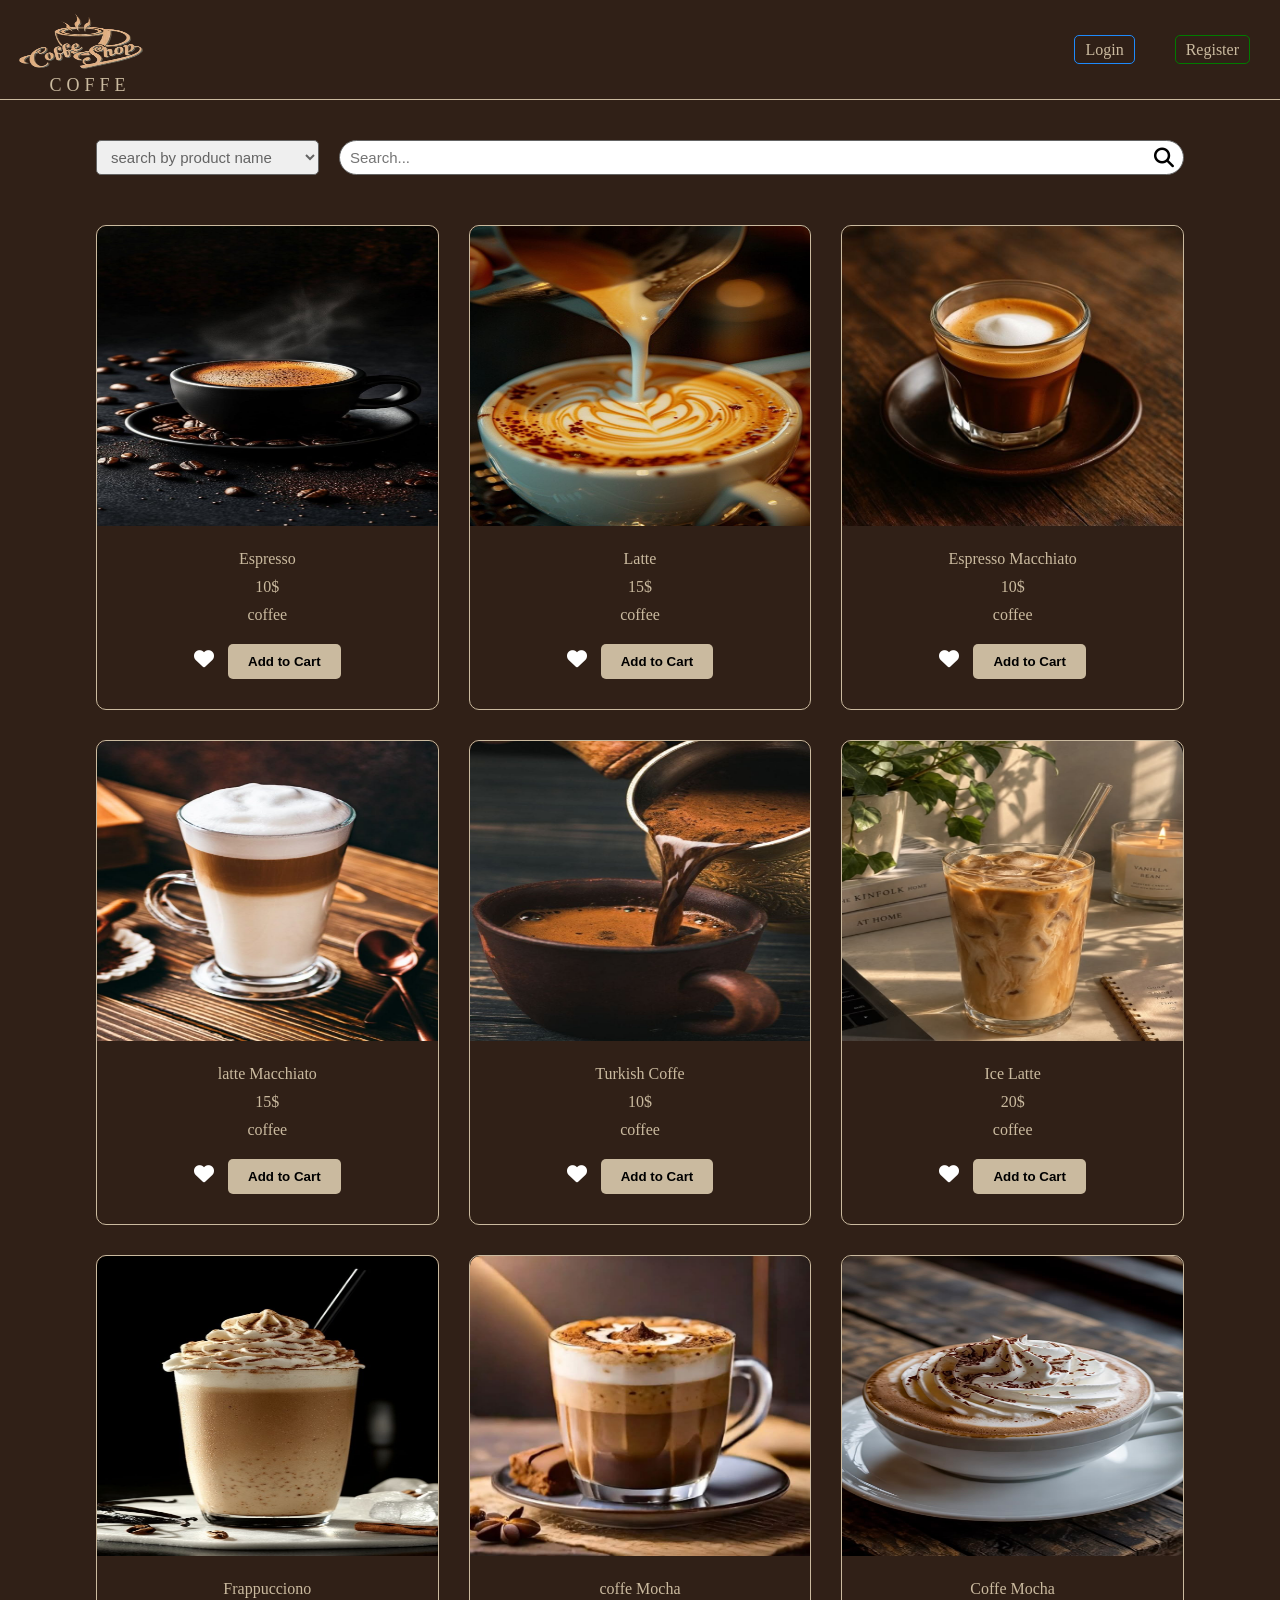
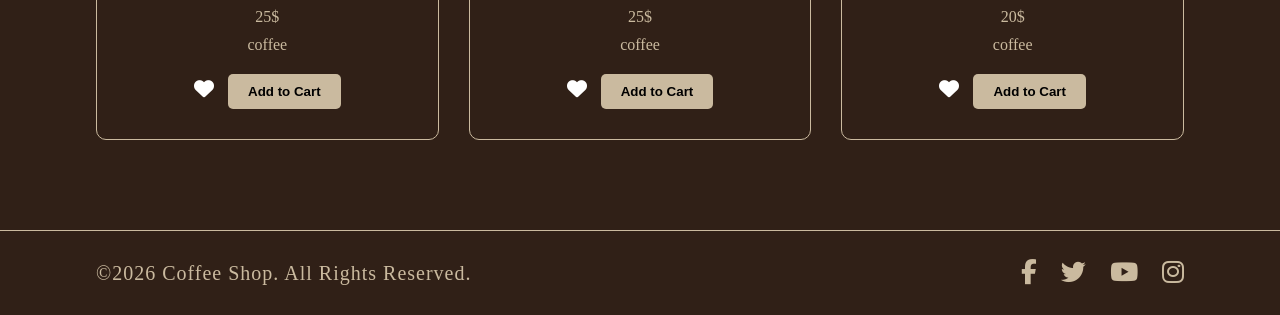
<file: index.html>
<!DOCTYPE html>
<html lang="en">

<head>
    <link rel="stylesheet" href="css/style.css">
    <link rel="stylesheet" href="css/all.css">
    
    <link rel="icon" href="data:image/svg+xml,<svg xmlns=%22http://www.w3.org/2000/svg%22 viewBox=%220 0 100 100%22><text y=%22.9em%22 font-size=%2290%22>☕</text></svg>">
    <meta charset="UTF-8">
    <meta name="viewport" content="width=device-width, initial-scale=1.0">
    <title>Coffe Shop </title>
</head>

<body>
    <header>
        <div class="container">
            <ul class="coffee">
                <img src="images/logo.png" style="width: 1px; height: 1px;" alt="">
                <span>COFFE</span>
            </ul>
            <nav>
                <ul class="acount">
                    <li><a class="login"  href="login.html">Login</a></li>
                    <li><a class="register" href="register.html">Register</a></li>
                </ul>
                <ul id="user-info">
                    <li>Hello,<a href="" id="user"></a></li>
                    <li id="shopping-cart">
                        <a class="fav-items" href="FavoriteItems.html">
                            Favorite<i class="fa-solid fa-heart"></i>
                        </a>
                        <i class="cart fa-solid fa-cart-shopping"></i>
                        <span class="count"></span>
                        <div id="carts-products">
                            <a href="cartsproducts.html">View all products</a>
                            <div></div>
                        </div>
                    </li>
                    <li><a id="logout" href="login.html">LogOut</a></li>
                </ul>
            </nav>
        </div>
        
    </header>
    <section>
        <div class="container">
            <div class="section-head">
                <select id="searchType">
                    <option value="name">search by product name</option>
                    <option value="category">search by category</option>
                </select>
                <div class="search">
                    <input type="text" placeholder="Search..." id="searchInput">
                    <i class="fa-solid fa-magnifying-glass i-search"></i>
                </div>
            </div>
            <div class="products">
            </div>
        </div>
    </section>

    <footer>
        <div class="container">
            <p>&copy;2026 Coffee Shop. All Rights Reserved.</p>
            <div class="icons">
                <i class="fa-brands fa-facebook-f"></i>
                <i class="fa-brands fa-twitter"></i>
                <i class="fa-brands fa-youtube"></i>
                <i class="fa-brands fa-instagram"></i>
            </div>
        </div>
    </footer>



    
    <script src="js/script.js"></script>
</body>

</html>
</file>
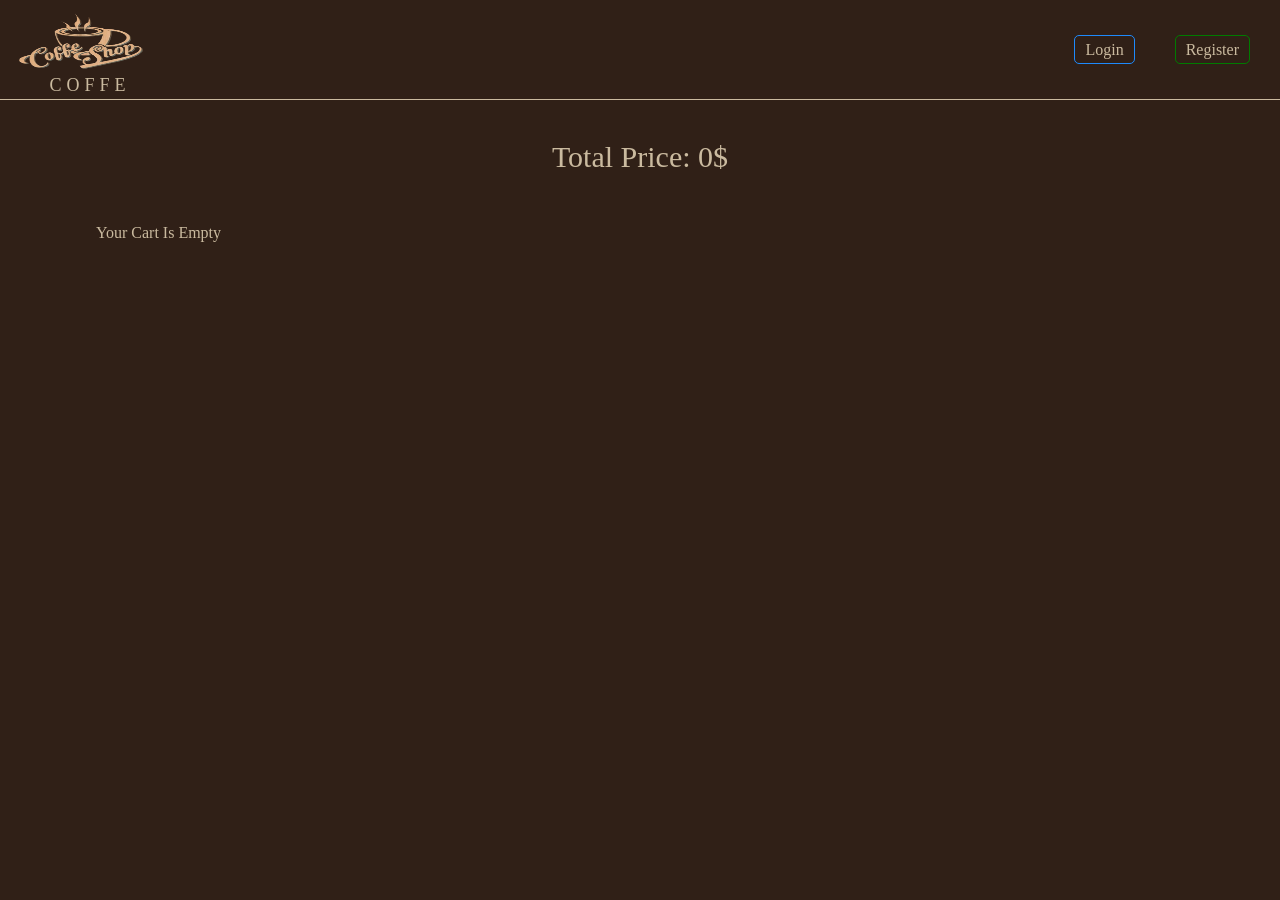
<file: cartsproducts.html>
<!DOCTYPE html>
<html lang="en">

<head>
    <link rel="stylesheet" href="css/style.css">
    <link rel="stylesheet" href="css/all.css">
    
    <link rel="icon" href="data:image/svg+xml,<svg xmlns=%22http://www.w3.org/2000/svg%22 viewBox=%220 0 100 100%22><text y=%22.9em%22 font-size=%2290%22>☕</text></svg>">
    <meta charset="UTF-8">
    <meta name="viewport" content="width=device-width, initial-scale=1.0">
    <title>Coffe Shop </title>
</head>

<body>
    <header class="carts-pro-header">
        <div class="container">
            <ul class="coffee">
                <img src="images/logo.png" style="width: 1px; height: 1px;" alt="">
                <span>COFFE</span>
            </ul>
            <nav>
                <ul class="acount">
                    <li><a class="login"  href="login.html">Login</a></li>
                    <li><a class="register" href="register.html">Register</a></li>
                </ul>
                <ul id="user-info">
                    <li>Hello,<a href="" id="user"></a></li>
                    <li id="shopping-cart">
                        <a class="home-page" href="index.html">Home Page</a>
                        <i class="cart fa-solid fa-cart-shopping"></i>
                        <span class="count"></span>
                        <div id="carts-products">
                            <a href="cartsproducts.html">View all products</a>
                            <div></div>
                        </div>
                    </li>
                    <li><a id="logout" href="login.html">LogOut</a></li>
                </ul>
            </nav>
        </div>
        
    </header>
    <section>
        <div class="container">
            <div class="price">
                Total Price: <span id="total-price"></span>
            </div>
            <div class="products"></div>
        </div>
    </section>



    
    <script src="js/carts.js"></script>
    <script src="js/user.js"></script>
</body>

</html>
</file>
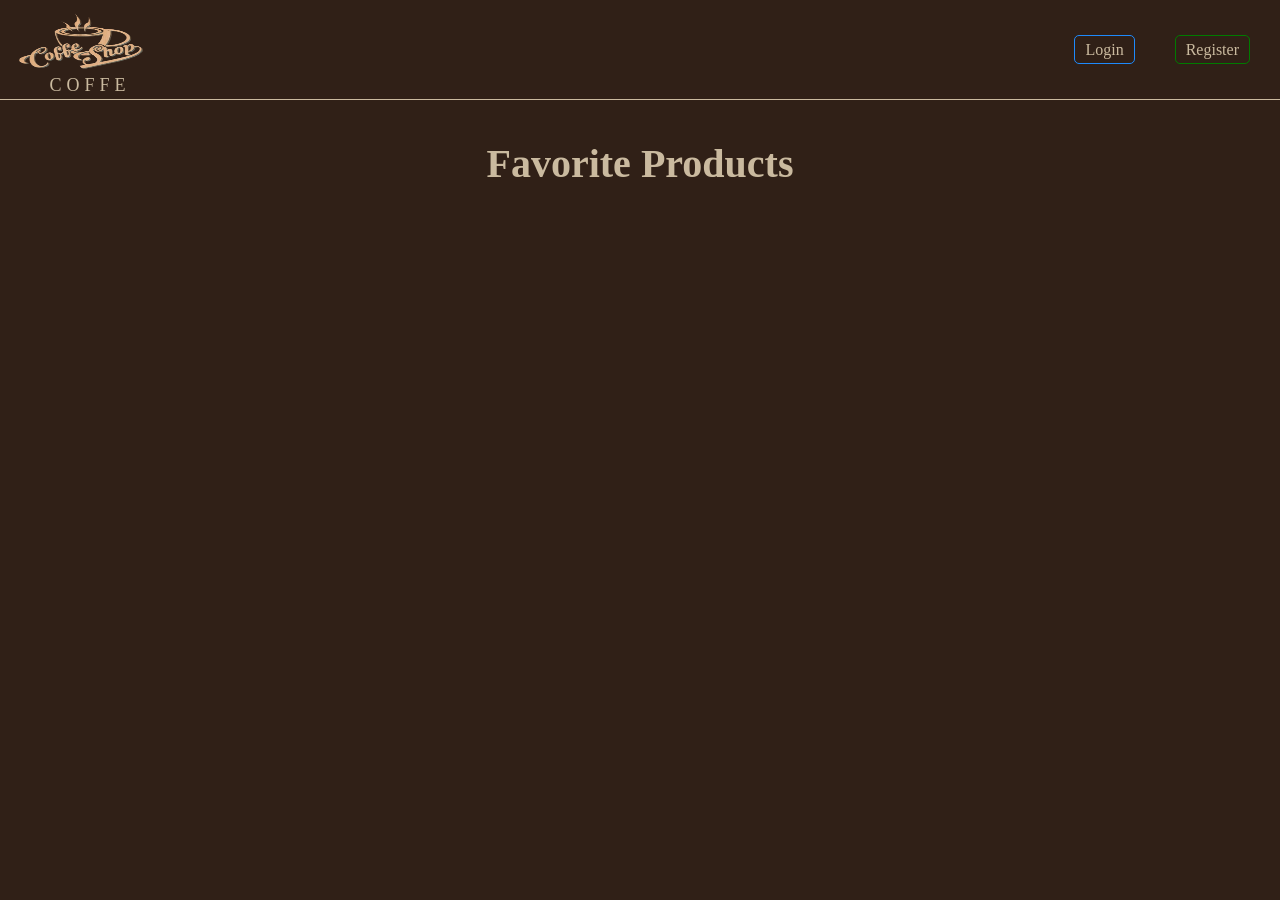
<file: FavoriteItems.html>
<!DOCTYPE html>
<html lang="en">

<head>
    <link rel="stylesheet" href="css/style.css">
    <link rel="stylesheet" href="css/all.css">
    
    <link rel="icon" href="data:image/svg+xml,<svg xmlns=%22http://www.w3.org/2000/svg%22 viewBox=%220 0 100 100%22><text y=%22.9em%22 font-size=%2290%22>☕</text></svg>">
    <meta charset="UTF-8">
    <meta name="viewport" content="width=device-width, initial-scale=1.0">
    <title>Coffe Shop </title>
</head>

<body>
    <header>
        <div class="container">
            <ul class="coffee">
                <img src="images/logo.png" style="width: 1px; height: 1px;" alt="">
                <span>COFFE</span>
            </ul>
            <nav>
                <ul class="acount">
                    <li><a class="login"  href="login.html">Login</a></li>
                    <li><a class="register" href="register.html">Register</a></li>
                </ul>
                <ul id="user-info">
                    <li>Hello,<a href="" id="user"></a></li>
                    <li id="shopping-cart">
                        <a class="home-page" href="index.html">Home Page</a>
                        <i class="cart fa-solid fa-cart-shopping"></i>
                        <span class="count"></span>
                        <div id="carts-products">
                            <a href="cartsproducts.html">View all products</a>
                            <div></div>
                        </div>
                    </li>
                    <li><a id="logout" href="login.html">LogOut</a></li>
                </ul>
            </nav>
        </div>
        
    </header>
    <section>
        <div class="container">
            <h2 class="title-header">Favorite Products</h2>
            <!-- <i class="fa-solid fa-heart"></i> -->
            <div class="products">
            </div>
        </div>
    </section>


    <script src="js/script.js"></script>
    <script src="js/FavoriteItems.js"></script>
</body>

</html>
</file>
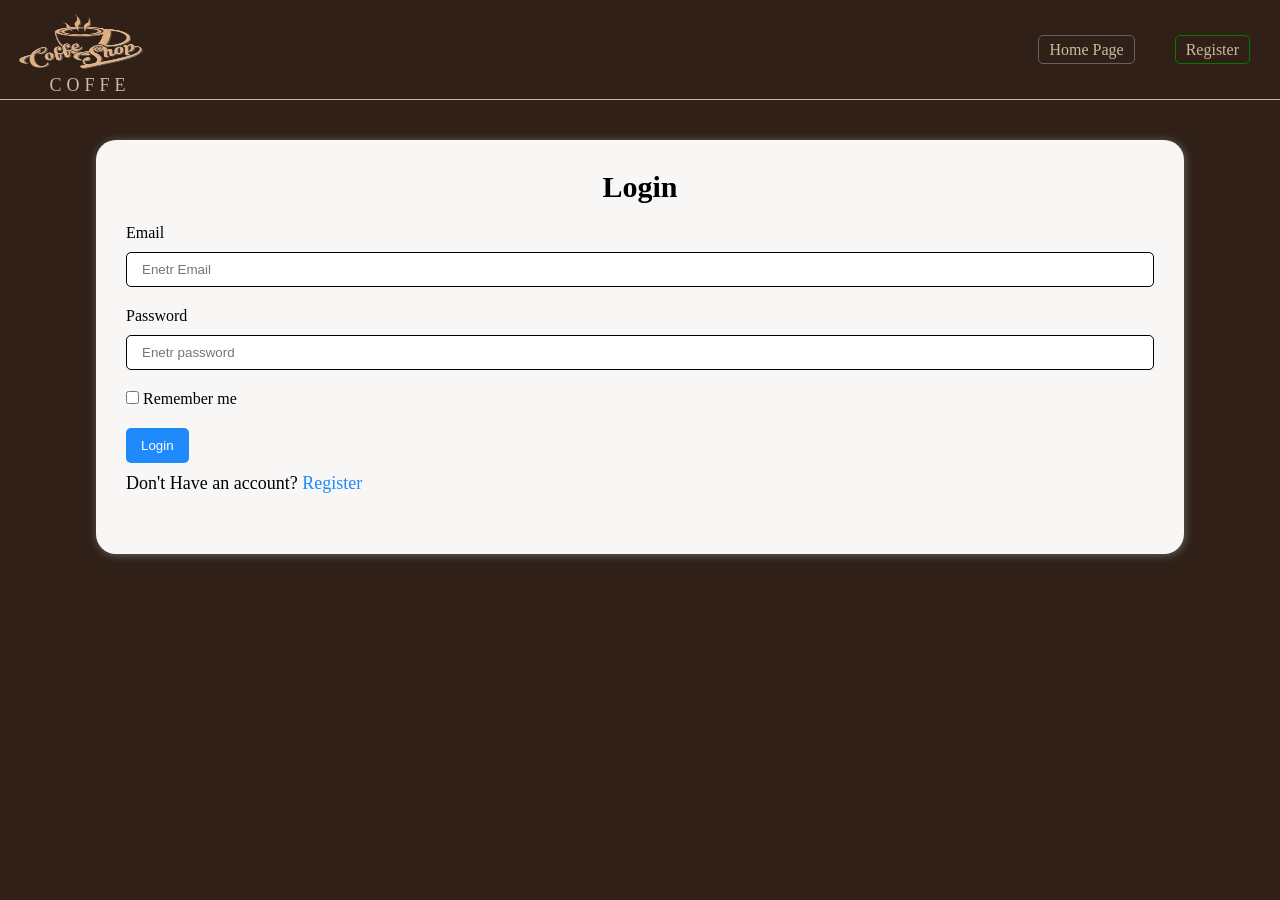
<file: login.html>
<!DOCTYPE html>
<html lang="en">

<head>
    <link rel="stylesheet" href="css/style.css">
    <link rel="stylesheet" href="css/all.css">
    
    <link rel="icon" href="data:image/svg+xml,<svg xmlns=%22http://www.w3.org/2000/svg%22 viewBox=%220 0 100 100%22><text y=%22.9em%22 font-size=%2290%22>☕</text></svg>">
    <meta charset="UTF-8">
    <meta name="viewport" content="width=device-width, initial-scale=1.0">
    <title>Coffe Shop </title>
</head>

<body>
    <header>
        <div class="container">
            <ul class="coffee">
                <img src="images/logo.png" style="width: 1px; height: 1px;" alt="">
                <span>COFFE</span>
            </ul>
            <nav>
                <ul class="acount">
                    <li><a class="home" href="index.html">Home Page</a></li>
                    <li><a class="register" href="register.html">Register</a></li>
                </ul>
            </nav>
        </div>
        
    </header>
    <section>
        <div class="container">
            <form action="">
                <h2>Login</h2>
                <div class="div2 div-content">
                    <p>Email</p>
                    <input type="Email" name="" id="Email" placeholder="Enetr Email">
                </div>
                <div class="div3 div-content">
                    <p>Password</p>
                    <input type="password" name="" id="Password" placeholder="Enetr password">
                </div>
                <div class="div-content">
                    <input type="checkbox" id="checkbox">
                    <span>Remember me</span>
                </div>
                <div class="div-content">
                    <button id="BtnLogin">Login</button>
                    <div>
                        <p>Don't Have an account?</p>
                        <a href="register.html">Register</a>
                    </div>
                </div>
            </form>
        </div>
    </section>
    <script src="js/login.js"></script>
</body>

</html>
</file>
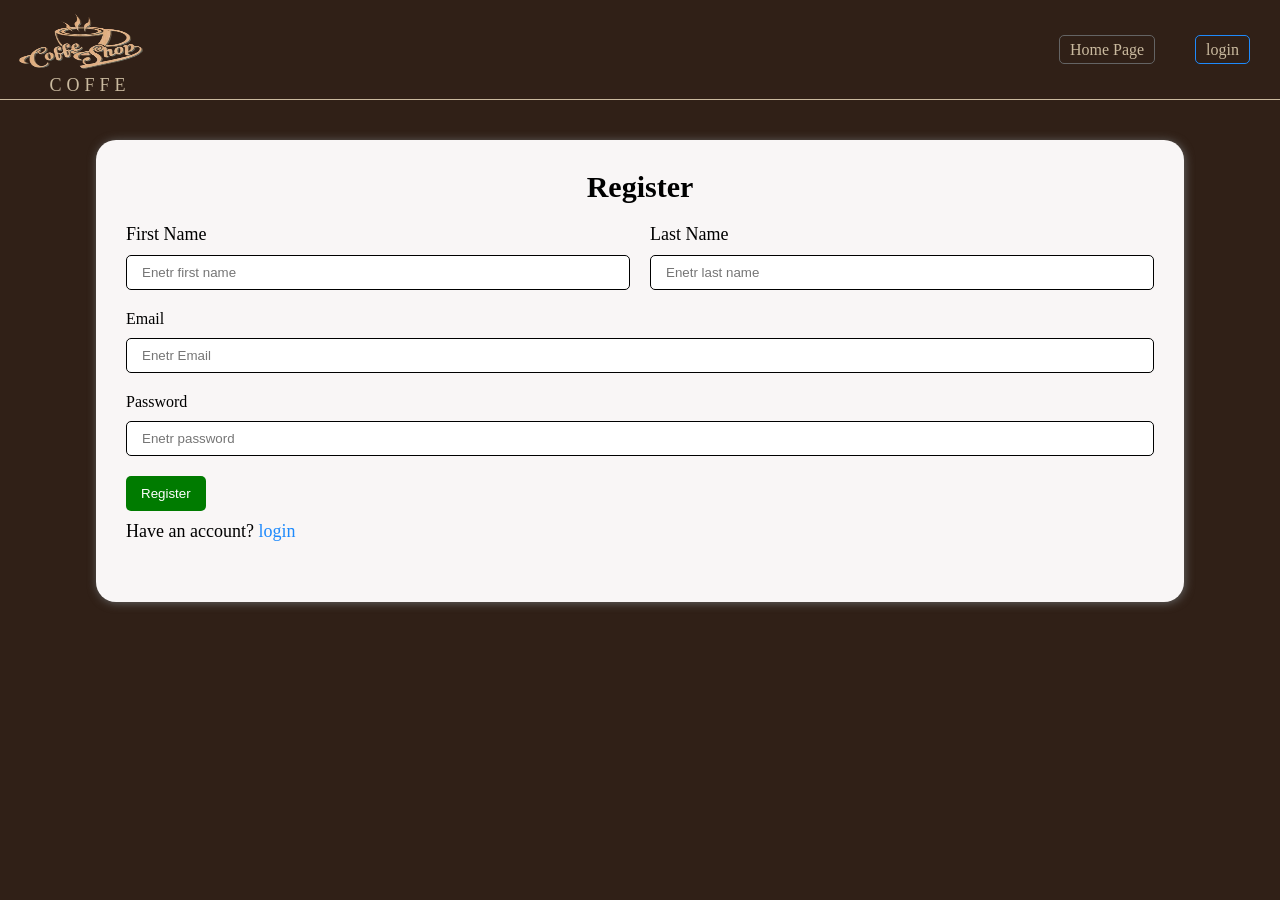
<file: register.html>
<!DOCTYPE html>
<html lang="en">

<head>
    <link rel="stylesheet" href="css/style.css">
    <link rel="stylesheet" href="css/all.css">
    
    <link rel="icon" href="data:image/svg+xml,<svg xmlns=%22http://www.w3.org/2000/svg%22 viewBox=%220 0 100 100%22><text y=%22.9em%22 font-size=%2290%22>☕</text></svg>">
    <meta charset="UTF-8">
    <meta name="viewport" content="width=device-width, initial-scale=1.0">
    <title>Coffe Shop </title>
</head>

<body>
    <header>
        <div class="container">
            <ul class="coffee">
                <img src="images/logo.png" style="width: 1px; height: 1px;" alt="">
                <span>COFFE</span>
            </ul>
            <nav>
                <ul class="acount">
                    <li><a class="home" href="index.html">Home Page</a></li>
                    <li><a class="login" href="login.html">login</a></li>
                </ul>
            </nav>
        </div>
        
    </header>
    <section>
        <div class="container">
            <form action="">
                <h2>Register</h2>
                <div class="div-content div1">
                    <div>
                        <p>First Name</p>
                        <input type="text" name="" id="FirstName" placeholder="Enetr first name" minlength="3" maxlength="20">
                    </div>
                    <div>
                        <p>Last Name</p>
                        <input type="text" name="" id="LastName" placeholder="Enetr last name" minlength="3" maxlength="20">
                    </div>
                </div>
                <div class="div-content div2">
                    <p>Email</p>
                    <input type="Email" name="" id="Email" placeholder="Enetr Email" minlength="5" maxlength="50">
                </div>
                <div class="div-content div3">
                    <p>Password</p>
                    <input type="password" name="" id="Password" placeholder="Enetr password" minlength="6" maxlength="10">
                </div>
                <div class="div-content div4">
                    <button id="BtnRegister">Register</button>
                    <div>
                        <p>Have an account?</p>
                        <a href="login.html">login</a>
                    </div>
                </div>
            </form>
        </div>
    </section>
    <script src="js/register.js"></script>
</body>

</html>
</file>
<file: css/style.css>
*{
    padding: 0;
    margin: 0;
    box-sizing: border-box;
}
body{
    background-color: rgb(48,32,23);
    /* background-color: black; */
}
ul{
    list-style: none;
    display: flex;
}
header ul a{
    text-decoration: none;
    color: black;
}
header{
    width: 100%;
    height: 100px;
    position: relative;
}
header::after{
    content: "";
    position: absolute;
    bottom: 0;
    left: 0;
    width: 100%;
    height: 1px;
    background-color: rgb(202, 186, 159);
}
header .container{
    height: 100%;
    display: flex;
    justify-content: space-between;
    align-items: center;
    margin: 0 20px;
}
header .container nav .acount li{
    margin: 0 10px;
}
header .container .coffee{
    display: flex;
    flex-direction: column;
}
header .container .coffee img{
    width: 180px !important;
    height: 70px !important;
    margin-left: -20px;
}
header .container .coffee span{
    font-size: 18px;
    text-align: center;
    letter-spacing: 5px;
    color: rgb(202, 186,159);
    margin-left: -20px;
}
header .container .acount{
    gap: 0 20px;
}
header .container .acount a{
    font-size: 16px;
    padding: 5px 10px;
    border: 1px solid;
    border-radius: 5px;
    transition: all 0.3s;
    color: rgb(202, 186,159);
}
header .container .acount .home{
    border-color: rgb(100, 100, 100);
}
header .container .acount .home:hover{
    background-color: rgb(100, 100, 100);
    color: white;
}
header .container .acount .login{
    border-color: rgb(30, 138, 252);
}
header .container .acount .login:hover{
    background-color: rgb(30, 138, 252);
    color: white;
}
header .container .acount .register{
    border-color: rgb(0, 123, 0);
}
header .container .acount .register:hover{
    background-color: rgb(0, 123, 0);
}

/* ////////////////////////////////// */
header .container nav{
    display: flex;
    align-items: center;
}
header .container nav #user-info{
    display: none;
    gap: 0 40px;
    font-size: 18px;
}
header .container nav li:first-child{
    color: rgb(202, 186,159);
}
header .container nav #user{
    color:rgb(30, 138, 252);
}
header .container nav #user-info li:last-child{
    display: flex;
    align-items: center;
}
header .container nav #user-info #logout{
    padding: 5px 10px;
    border: 1px solid red;
    border-radius: 5px;
    cursor: pointer;
    color: red;
    transition: all 0.3s;
}
header .container nav #user-info #logout:hover{
    background-color: rgb(255, 17, 17);
    color: white;
}
header .container nav #user-info li:first-of-type{
    display: flex;
    align-items: center;
}
header .container nav #user-info #shopping-cart{
    position: relative;
    display: flex;
    align-items: center;
}
header .container nav #user-info #shopping-cart .cart{
    font-size: 30px;
    cursor: pointer;
    color: rgb(202, 186,159);
}
header .container nav #user-info #shopping-cart .count{
    position: absolute;
    width: 20px;
    height: 20px;
    border-radius: 50%;
    background-color: red;
    text-align: center;
    font-size: 15px;
    color: white;
    top: -10px;
    right: -10px;
}
header .container nav #user-info #shopping-cart #carts-products{
    position: absolute;
    z-index: 10;
    top: 40px;
    right: -100px;
    padding: 20px 0;
    border: 1px solid rgba(0, 0, 0, 0.2);
    background-color:white;
    border-radius: 10px;
    width: 200px;
    font-size: 18px;
    text-align: center;
    opacity: 0.8;
    display: none;
}
header .container nav #user-info #shopping-cart #carts-products a{
    padding: 10px 20px;
    border: 1px solid rgba(0, 0, 0, 0.2);
    border-radius: 10px;
    transition: all 0.2s;
}
header .container nav #user-info #shopping-cart #carts-products a:hover{
    color: white;
    background-color: rgba(0, 0, 0, 0.5);
}
header .container nav #user-info #shopping-cart #carts-products div{
    margin-top: 20px;
}
/* ////////////////////////////////////////////////   section */
/* section.sec-fav,section.carts-pro{
    height: calc(100vh - 100px) ;
} */
section{
    padding: 40px 0;
}
section .container{
    width: 85%;
    margin: auto;
    /* margin: 0 40px 40px 40px; */
}
section .container form{
    padding: 30px;
    background-color: rgb(249, 246, 246);
    border-radius: 20px;
    box-shadow: 1px 1px 10px rgb(100, 100, 100);
}
section .container form h2{
    text-align: center;
    font-size: 30px;
}
section .container form .div-content{
    margin: 20px 0;
}
section .container form .div-content p{
    margin-bottom: 10px;
}
section .container form .div1{
    width: 100%;
    display: flex;
    justify-content: space-between;
    gap: 0 20px;
}
section .container form .div1 div{
    flex: 1;
}
section .container form .div-content input:not(#checkbox){
    width: 100%;
    height: 35px;
    border-radius: 5px;
    border: 1px solid black;
    padding: 0 15px;
    outline: none;
    
}
section .container form .div-content button{
    border-radius: 5px;
    padding: 10px 15px;
    border: none;
    color: white;
    margin-bottom: 10px;
    cursor: pointer;
}
section .container form .div-content #BtnRegister{
    background-color: rgb(0, 123, 0);
}
section .container form .div-content #BtnRegister:hover{
    background-color: rgb(0, 69, 0);
}
section .container form .div-content #BtnLogin{
    background-color: rgb(30, 138, 252);
}
section .container form .div-content #BtnLogin:hover{
    background-color: rgb(0, 60, 123);
}
section .container form .div-content div{
    font-size: 18px;
}
section .container form .div-content p{
    display: inline-block;
}
section .container form .div-content a{
    text-decoration: none;
    color:rgb(30, 138, 252);
    transition: all 0.2s;
}
section .container form .div-content a:hover{
    text-decoration: underline;
    letter-spacing: 2px;
}
/* ///////// section Home Bage */
section .container .section-head {
    display: flex;
    justify-content: space-between;
    gap: 0 20px;
}
section .container .section-head select,
section .container .section-head input{
    height: 35px;
    font-size: 15px;
    border-radius: 5px;
    border: 1px solid rgb(100, 100, 100);
    outline: none;
    color: rgb(100, 100, 100);
}
section .container .section-head input{
    border-radius: 20px;
}
section .container .section-head select{
    padding-right: 30px;
    padding-left: 10px;
}
section .container .section-head input{
    width: 100%;
    padding-left: 10px;
}
section .container .section-head .search{
    flex: 1;
    position: relative;
}
section .container .section-head i{
    position: absolute;
    top: 50%;
    right: 10px;
    transform: translateY(-50%);
    font-size: 20px;
}
section .container .products{
    padding: 50px 0;
    display: grid;
    grid-template-columns: repeat(3,1fr);
    gap: 30px;
}
section .container .products img{
    width: 100%;
    height: 300px;
    border-radius: 10px 10px 0 0 ;
}
section .container .products .product-item{
    border: 1px solid rgb(202, 186,159);
    border-radius: 10px;
    padding-bottom: 30px;
    position: relative;
    overflow: hidden;
    transition: all 0.5s;
}
section .container .products .product-item::after{
    content: "";
    position: absolute;
    top: 0;
    left: -150%;
    width: 150px;
    height: 100%;
    /* background-color: rgba(255, 255, 255, 0.12); */
    transform: skewX(-30deg);
    background: linear-gradient(90deg,rgba(255,255,255,0.1)),transparent;
    /* box-shadow: 2px 5px 5px rgba(255,255,255,0.1); */
    transition: all 0.5s;
}
section .container .products .product-item:hover{
    transform: scale(1.03);
}
section .container .products .product-item:hover::after{
    left: 150%;
    bottom: 0;
}
section .container .products .product-info{
    text-align: center;
    color: rgb(202, 186, 159);
}
section .container .products .product-info p{
    margin: 5px 0;
}
section .container .products .product-info .i-fav{
    margin-right: 0;
    margin-top: 5px;
}
section .container .products .product-info .info{
    margin: 20px 0;
    color: rgb(202, 186, 159);
}
section .container .products .product-info .info p{
    margin: 10px 0;
}
section .container .products .product-info i{
    font-size: 20px;
    margin-right: 10px;
    cursor: pointer;
    color: white;
}
section .container .products .product-info i.active{
    color: red;
}
section .container .products button{
    padding: 10px 20px;
    background-color: rgb(202, 186, 159);
    border: none;
    color: black;
    font-weight: bold;
    border-radius: 5px;
    cursor: pointer;
    transition:all 0.2s;
}
/* //////////////  total price */
section .container .price{
    font-size: 30px;
    text-align: center;
    color: rgb(202, 186, 159);
}
/* ////////////////////////////////////////   favorite items */
section .container .title-header{
    text-align: center;
    font-size: 40px;
    color: rgb(202, 186, 159);
}
section .container .empty{
    color: rgb(202, 186, 159);
}
header .container nav ul .fav-items{
    margin: 0 30px;
    padding: 5px 10px;
    border: 1px solid rgb(100, 100, 100);
    border-radius: 5px;
    color: rgb(202, 186,159);
}
header .container nav ul .fav-items:hover,
header .container nav ul .home-page:hover{
    color: white;
    background-color: rgb(100, 100, 100);
}
header .container nav ul .home-page{
    padding: 5px 10px;
    color: rgb(202, 186, 159);
    border: 1px solid rgb(100, 100, 100);
    border-radius: 5px;
}
header .container nav ul .fav-items .fa-heart{
    font-size: 20px;
    color: rgb(220, 0, 0);
    margin-left: 3px;
    display: inline;
}
header .container nav ul .home-page{
    margin: 0 20px;
}
/* //////////////////////////// footer */
footer{
    height: 80px;
    position: relative;
}
footer::after{
    content: "";
    position: absolute;
    top: 0;
    left: 0;
    width: 100%;
    height: 1px;
    background-color: rgb(202, 186, 159);
}
footer .container{
    width: 85%;
    margin: auto;
    padding: 30px 0;
    display: flex;
    justify-content: space-between;
    align-items: end;
}
footer .container p{
    color: rgb(202, 186, 159);
    letter-spacing: 1px;
    font-size: 20px;
}
footer .container .icons i{
    color: rgb(202, 186, 159);
    margin-left: 20px;
    font-size: 25px;
    cursor: pointer;
    transition: all 0.5s;
}
footer .container .icons i:hover{
    transform: scale(1.2);
}
/* //////////////////////    Responsive */
/* ///////////////  Home Pge */
@media (max-width:399px){
    header{
        height: 60px;
    }
    header .container{
        margin: 0 10px;

    }
    header .container .coffee span{
        font-size: 8px;
    }
    header .container .coffee img{
    width: 100px !important;
    height: 50px !important;
    margin-left: -15px;
    }
    header .container nav #user-info{
        gap: 0 20px;
    }
    header .container nav #user-info li:first-child{
        font-size: 12px;
    }
    header .container nav #user-info #logout{
        font-size: 12px;
        padding: 5px 10px;
    }
    header .container nav #user-info #shopping-cart a:first-child{
        font-size: 12px;
        padding: 5px 10px;
        margin: 0 10px 0 0;
    }
    .carts-pro-header .container nav #user-info #shopping-cart a:first-child{
        font-size: 10px;
    }
    header .container nav #user-info #shopping-cart a:first-child i{
        font-size: 12px;
    }
    header .container nav #user-info #shopping-cart .cart{
        font-size: 20px;
    }
    header .container nav #user-info #shopping-cart .count {
        width: 15px ;
        height: 15px ;
        font-size: 12px;
        top: -8px;
        right: -8px;
    }
    header .container nav #user-info #shopping-cart #carts-products {
        width: 150px !important;
        font-size: 12px !important;
        right: -80px;
    }
    header .container .coffee span{
    font-size: 10px;
    text-align: center;
    letter-spacing: 4px;
    color: rgb(202, 186,159);
    margin-left: -15px;
    margin-top: -3px;
    }
    header .container nav #user-info #shopping-cart #carts-products a{
        padding: 5px 10px;
    }
    section .container .title-header{
        font-size: 30px;
    }
    section .container .section-head{
        gap: 0 5px;
    }
    section .container .section-head select,
    section .container .section-head input{
        font-size: 12px;
        height: 30px !important;
    }
    section .container .section-head i{
        font-size: 14px;
    }
    section .container .products{
        grid-template-columns: repeat(1,1fr) !important;
        padding: 25px 0;
    }
    section .container .products .product-item{
        padding-bottom: 15px;
        margin-top: 10px;
    }
    section .container .products .product-item .add-product{
        display: flex;
        justify-content: center;
        align-items: center;
    }
    footer{
        height: 50px;
    }
    footer .container{
        padding: 20px 0;
        flex-direction: column;
    }
    footer .container p{
        font-size: 15px;
    }
    footer .container .icons{
        width: fit-content;
        margin: 10px auto 0 auto;
    }
    footer .container .icons i{
        font-size: 22px;
        margin-left: 15px;
    }
}
@media (min-width:400px)and(max-width:532px){
    header .container nav #user-info #logout{
        font-size: 12px;
    }
    header .container .coffee img{
    width: 150px !important;
    height: 70px !important;
    margin-left: -20px;
    }
    header .container nav #user-info{
    gap: 0 20px;
    }
    header .container nav ul .fav-items {
        margin: 0 10px;
    }
    section .container .products{
        grid-template-columns: repeat(1,1fr) !important;
        padding: 25px 0;
    }
    section .container .products .product-item{
        padding-bottom: 15px;
        margin-top: 10px;
    }
    section .container .section-head {
        gap: 0 10px;
    }
    section .container .section-head select,
    section .container .section-head input{
        height: 25px;
    }
    section .container .section-head #searchType{
        padding-left: 5px;
        padding-right: 0px;
    }
    section .container .section-head input{
        flex: 1;
        padding-left: 10px;
    }
}
@media (max-width:768px){
    section .container .products{
        grid-template-columns: repeat(2,1fr);
    }
    section .container .section-head {
        gap: 0 10px;
    }
    section .container .section-head #searchType{
        padding-left: 5px;
        padding-right: 0px;
    }
    section .container .section-head input{
        flex: 1;
        padding-left: 10px;
    }
}
@media(min-width:400px)and(max-width:768px){
    footer .container p{
        font-size: 15px;
    }
    footer .container .icons i{
        font-size: 20px;
        margin-left: 10px;
    }
    
}
</file>
